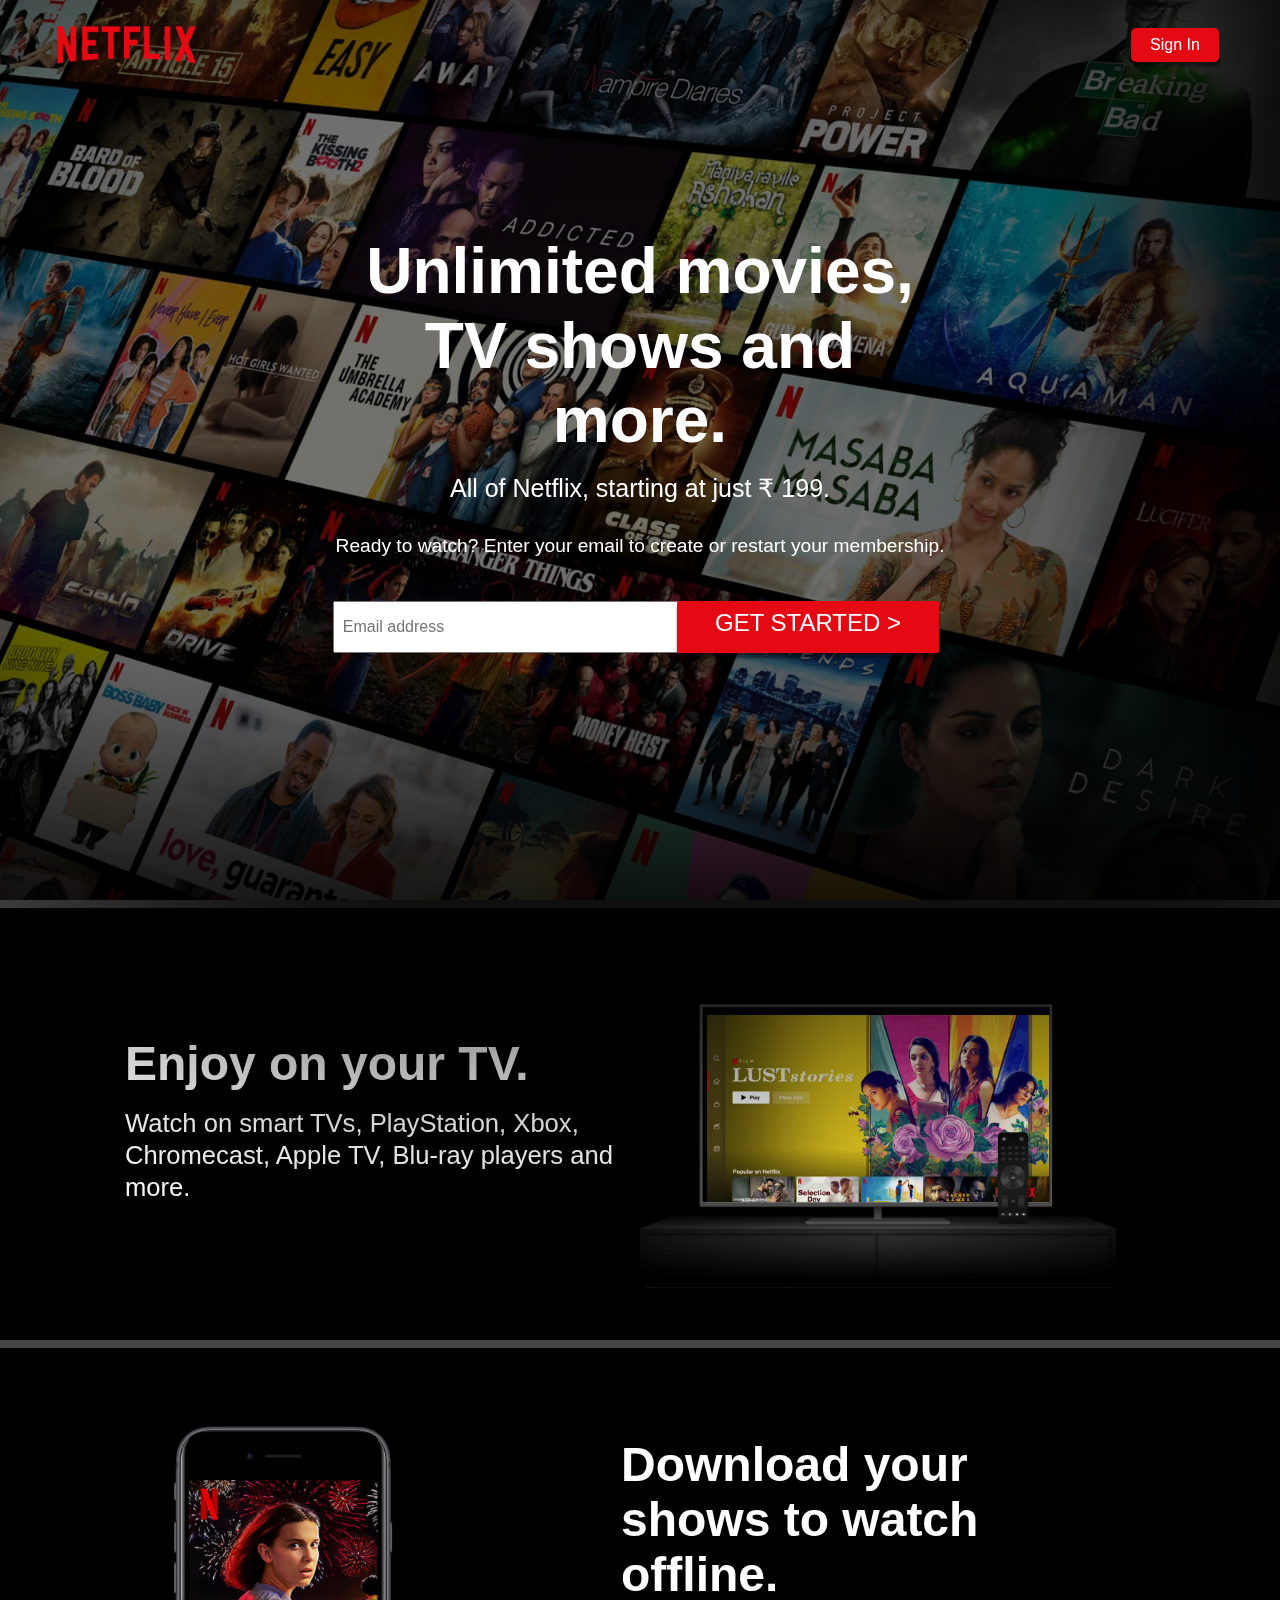
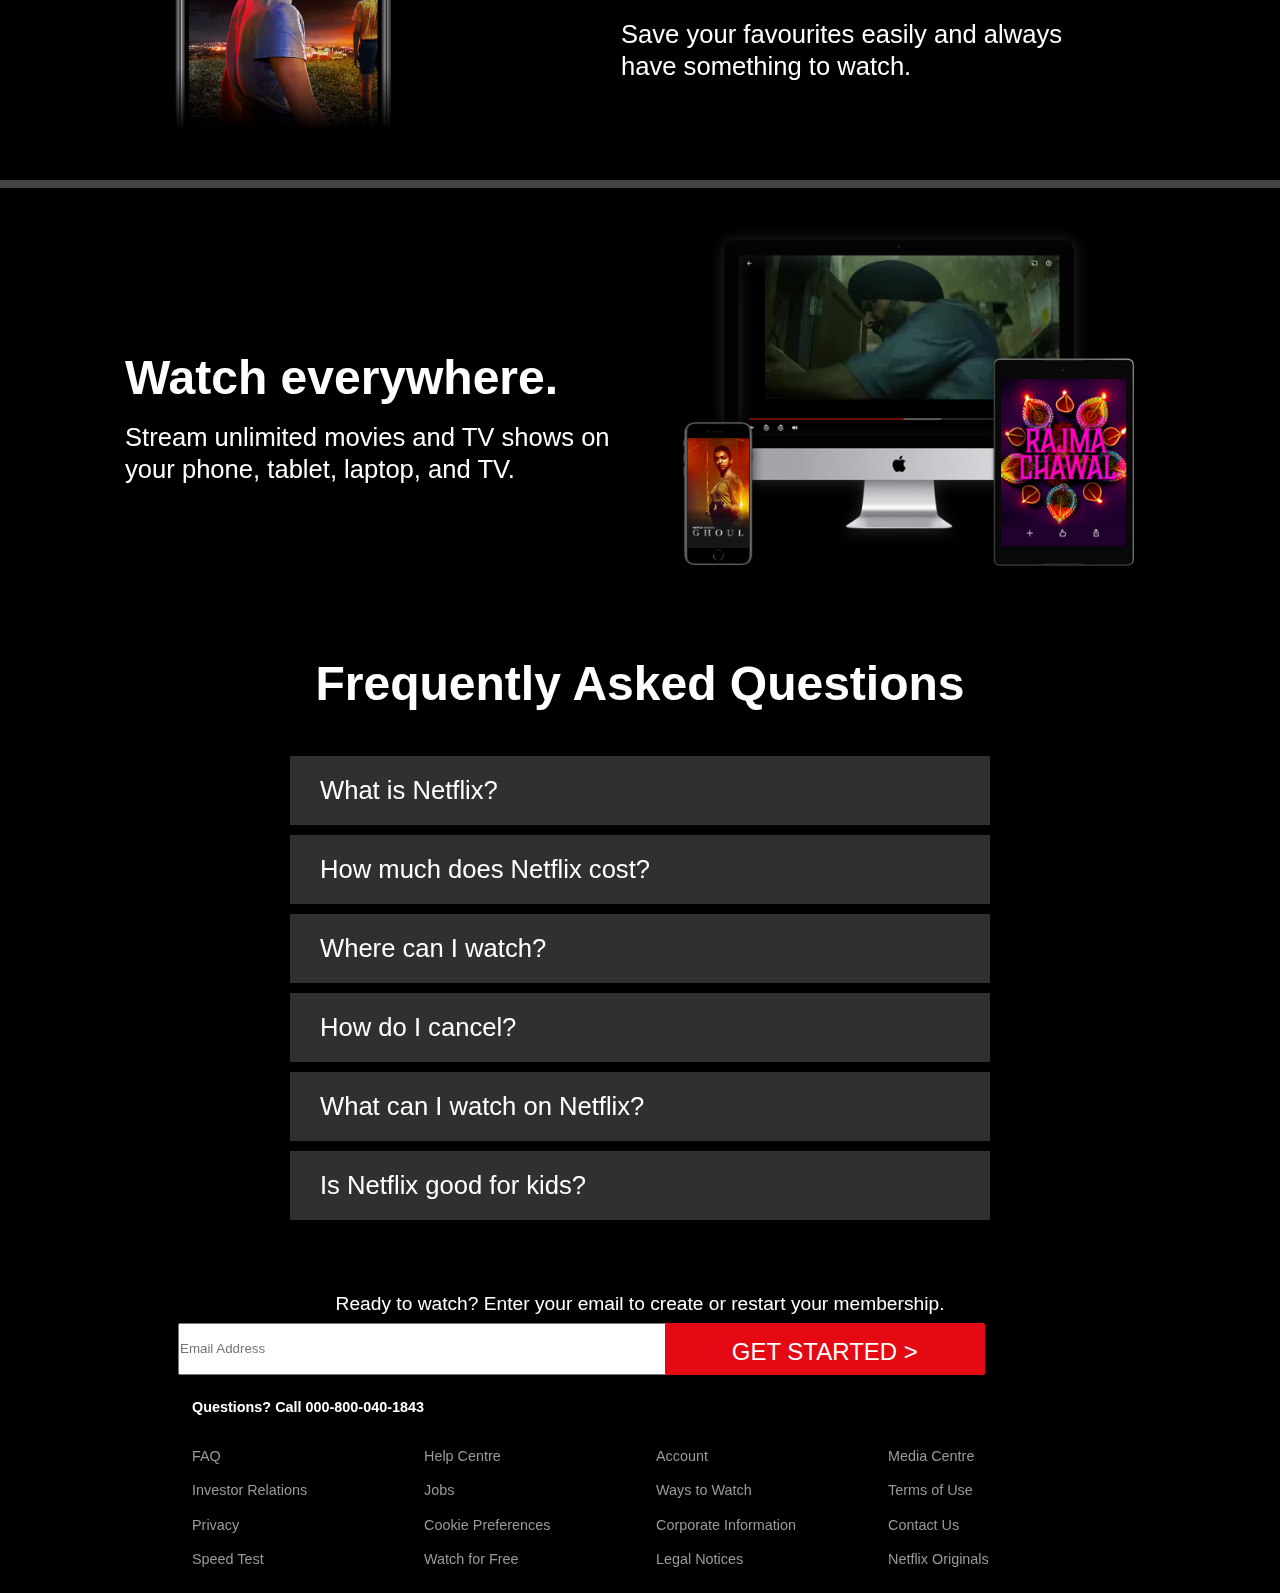
<file: index.html>
<!DOCTYPE html>
<html lang="en">
<head>
    <meta charset="UTF-8">
    <meta name="viewport" content="width=device-width, initial-scale=1.0">
    <link rel="stylesheet" href="style.css">
    <title>Netflix</title>
</head>
<body>
    <header class="showcase">
        <div class="showcase-top">
            <img src="logo.png" alt="Netflix Logo">
            <a href="sign.html" class="btn btn-rounded">Sign In</a>
        </div>
        <div class="showcase-content">
            <h1>Unlimited movies, TV shows and more.</h1>
            <h3>All of Netflix, starting at just ₹ 199.</h3>
            <p>Ready to watch? Enter your email to create or restart your membership.</p>
            <input type="email" name="email" id="mail" placeholder="Email address">
            <a href="#" class="btn btn-lg">GET STARTED ></a>
        </div>
    </header>

    <section class="style-cards">
        <!-- <div class="card-0">
            <img src="2.jpg" alt="Netflix Mobile">
            <div class="desc-0">
                <h1>Create profiles for kids.</h1>
                <h3>Send kids on adventures with their favourite characters in a space made just for them—free with your membership.</h3>
            </div> -->
        </div>
        <div class="card-1">
            <div class="desc-1">
                <h1>Enjoy on your TV.</h1>
                <h3>Watch on smart TVs, PlayStation, Xbox, Chromecast, Apple TV, Blu-ray players and more.</h3>
            </div>
            <img src="tv.png" alt="Netflix TV">
            <video class="video-1" autoplay="" playsinline="" muted="" loop=""><source src="1.mp4v.m4v" type="video/mp4"></video>
        </div>
        <div class="card-2">
            <img src="3.jpg" alt="Netflix Mobile">
            <div class="desc-2">
                <h1>Download your shows to watch offline.</h1>
                <h3>Save your favourites easily and always have something to watch.</h3>
            </div>
        </div>
        <div class="card-3">
            <div class="desc-3">
                <h1>Watch everywhere.</h1>
                <h3>Stream unlimited movies and TV shows on your phone, tablet, laptop, and TV.</h3>
            </div>
            <img src="4.png" alt="Device-Pile-In">
            <video class="video-2" autoplay="" playsinline="" muted="" loop=""><source src="2.m4v.m4v" type="video/mp4"></video>
        </div>
    </section>

    <section class="lastsec">
        <div class="faq">
            <h1>Frequently Asked Questions</h1>
            <ul class="questions">
                <li>What is Netflix?</li>
                <li>How much does Netflix cost?</li>
                <li>Where can I watch?</li>
                <li>How do I cancel?</li>
                <li>What can I watch on Netflix?</li>
                <li>Is Netflix good for kids?</li>
            </ul>
            <p>Ready to watch? Enter your email to create or restart your membership.</p>
            <div class="input">
                <input type="email" name="email" placeholder="Email Address">
                <a href="#" class="btn-rounded"><button>GET STARTED ></button></a>
            </div>
        </div>
    </section>


    <footer class="footer">
        <p>Questions? Call 000-800-040-1843</p>
        <div class="footer-cols">
            <ul>
                <li><a href="#">FAQ</a></li>
                <li><a href="#">Investor Relations</a></li>
                <li><a href="#">Privacy</a></li>
                <li><a href="#">Speed Test</a></li>
            </ul>
            <ul>
                <li><a href="#">Help Centre</a></li>
                <li><a href="#">Jobs</a></li>
                <li><a href="#">Cookie Preferences</a></li>
                <li><a href="#">Watch for Free</a></li>
            </ul>
            <ul>
                <li><a href="#">Account</a></li>
                <li><a href="#">Ways to Watch</a></li>
                <li><a href="#">Corporate Information</a></li>
                <li><a href="#">Legal Notices</a></li>
            </ul>
            <ul>
                <li><a href="#">Media Centre</a></li>
                <li><a href="#">Terms of Use</a></li>
                <li><a href="#">Contact Us</a></li>
                <li><a href="#">Netflix Originals</a></li>
            </ul>
        </div>
    </footer>
</body>
</html>
</file>
<file: style.css>
:root{
    --primary-color: #e50914;
    --dark-color: #141414;
    --light-color: #f4f4f4;
}

*{
    margin: 0;
    padding: 0;
}

body{
    font-family: Arial, Helvetica, sans-serif;
    background: #000000;
    color: #999999;
}

ul{
    list-style: none;
}

h1,h2,h3,h4{
    color: #ffffff;
}

h3{
    font-weight: lighter;
}

a{
    color: #ffffff;
    text-decoration: none;
}

p{
    margin: 0.5rem 0;
    font-weight: bold;
    color: #ffffff;
}

img{
    width: 100%;
}

.showcase{
    width: 100%;
    height: 100vh;
    position: relative;
    background: url("1.jpg") no-repeat center center/cover;
}

.showcase::after{
    content: "";
    position: absolute;
    top: 0;
    left: 0;
    width: 100%;
    height: 100%;
    z-index: 1;
    background: rgba(0, 0, 0, 0.4);
    box-shadow: 120px 100px 250px #000000 , inset -120px -100px 250px #000000;
}

.showcase-top{
    position: relative;
    z-index: 2;
    height: 90px;
}

.showcase-top img{
    width: 140px;
    position: absolute;
    top: 50%;
    left: 0;
    transform: translate(40% , -50%);
}

.showcase-top a{
    position: absolute;
    top: 50%;
    right: 0;
    transform: translate(-60% , -50%);
}

.showcase-content{
    position: relative;
    margin: 0 26%;
    z-index: 2;
    display: flex;
    flex-direction: column;
    justify-content: center;
    text-align: center;
    align-items: center;
    margin-top: 9rem;
}

.showcase-content h1{
    font-weight: 700;
    font-size: 64px;
    margin: 0 30px;
    max-width: 800px;
    line-height: 74.5px;
}

.showcase-content h3{
    color: white;
    font-size: 25px;
    margin: 16px 0;
}

.showcase-content p{
    font-size: 19.2px;
    font-weight: 300;
    padding-top: 0.5rem;
    padding-bottom: 1rem;
}

.showcase-content input{
    position: absolute;
    left: 0;
    bottom: -8vh;
    width: 454px;
    height: 3rem;
    font-size: 1rem;
    padding-left: 0.5rem;
}

.btn{
    display: inline-block;
    background: var(--primary-color);
    color: white;
    padding: 0.5rem 1.2rem;
    font-size: 1rem;
    text-align: center;
    border: none;
    cursor: pointer;
    border-radius: 2px;
    margin-right: 0.5rem;
    outline: none;
    box-shadow: 0 5px 3px rgba(0, 0, 0, 0.45);
}

.btn:hover{
    opacity: 0.9;
}

.btn-rounded{
    border-radius: 5px;
}

.showcase-content .btn-lg{
    position: absolute;
    right: 0;
    bottom: -8vh;
    padding: 0.5rem 1.2rem;
    font-size: 1.5rem;
    text-transform: uppercase;
    height: 36px;
    width: 14rem;
}

.card-0 , 
.card-1,
.card-2,
.card-3{
    border-top: 8px rgb(69, 69, 69) solid;
    padding: 50px;
}

.card-0{
    position: relative;
    display: inline-grid;
    grid-template-columns: 40% 50%;
    text-align: left;
    align-items: center;
    padding: 25px 45px 50px;
}

.desc-0{
    padding-left: 100px;
}

.card-1{
    position: relative;
    display: inline-grid;
    grid-template-columns: 50% 40%;
    text-align: left;
    align-items: center;
    padding: 25px 45px 50px;
}

.desc-1{
    padding-left: 80px;
}

.style-cards h1{
    font-size: 3rem;
    padding: 1rem;
    padding-left: 0;
}

.style-cards h3{
    font-size: 1.6rem;
    line-height: 2rem;
}

.card-1 video{
    position: relative;
    width: 100%;
    height: 54%;
    grid-column: 2/2;
    grid-row: 1/2;
    z-index: -1;
}

.card-1 img{
    grid-column: 2/2;
    grid-row: 1/2;
}

.card-2{
    position: relative;
    display: inline-grid;
    grid-template-columns: 40% 50%;
    text-align: left;
    align-items: center;
    padding: 25px 45px 50px;
}

.desc-2{
    padding-left: 100px;
}

.card-3{
    position: relative;
    display: inline-grid;
    grid-template-columns: 50% 40%;
    text-align: left;
    align-items: center;
    padding: 25px 45px 50px;
}

.desc-3{
    padding-left: 80px;
    padding-right: 20px;
}

.card-3 img{
    width: 110%;
    grid-column: 2/2;
    grid-row: 1/2;
}

.card-3 video{
    position: relative;
    top: -87px;
    left: 125px;
    width: 65%;
    height: 78%;
    grid-column: 2/2;
    grid-row: 1/2;
    z-index: -1;
}

.faq{
    text-align: center;
}

.faq h1{
    padding-bottom: 40px;
    font-size: 3rem;
}

.questions{
    display: flex;
    flex-direction: column;
    flex-basis: 40%;
    align-items: center;
}

.questions li{
    padding: 20px 30px;
    margin: 5px;
    font-size: 1.6rem;
    background-color: #303030;
    color: white;
    text-align: left;
    width: 50%;
}

.faq p{
    padding-top: 60px;
    font-size: 1.2rem;
    font-weight: 200;
}

.input{
    display: inline-grid;
    align-items: center;
    grid-template-columns: 50% 40%;
}

.input input{
    width: 600px;
    height: 3rem;
}

.input button{
    height: 3.25rem;
    width: 320px;
    left: 20px;
    text-align: center;
    background-color: var(--primary-color);
    font-size: 1.5rem;
    padding: 15px 32px;
    border: none;
    border-radius: 2px;
    color: white;
}

.footer{
    max-width: 70%;
    margin: 1rem auto;
    overflow: auto;
}

.footer ,
.footer a{
    color: #999999;
    font-size: 0.9rem;
}

.footer p{
    margin-bottom: 1.5rem;
}

.footer .footer-cols{
    display: grid;
    grid-template-columns: repeat(4 , 1fr);
    grid-gap: 2rem;
}

.footer li{
    line-height: 2.4;
}
@media screen and (max-width: 10000px){
    .items{
        grid-template-columns: repeat(2, 1fr);
    }
}
@media screen and (max-width: 768px){
    .items{
        grid-template-columns: repeat(1, 1fr);
    }
}
</file>
